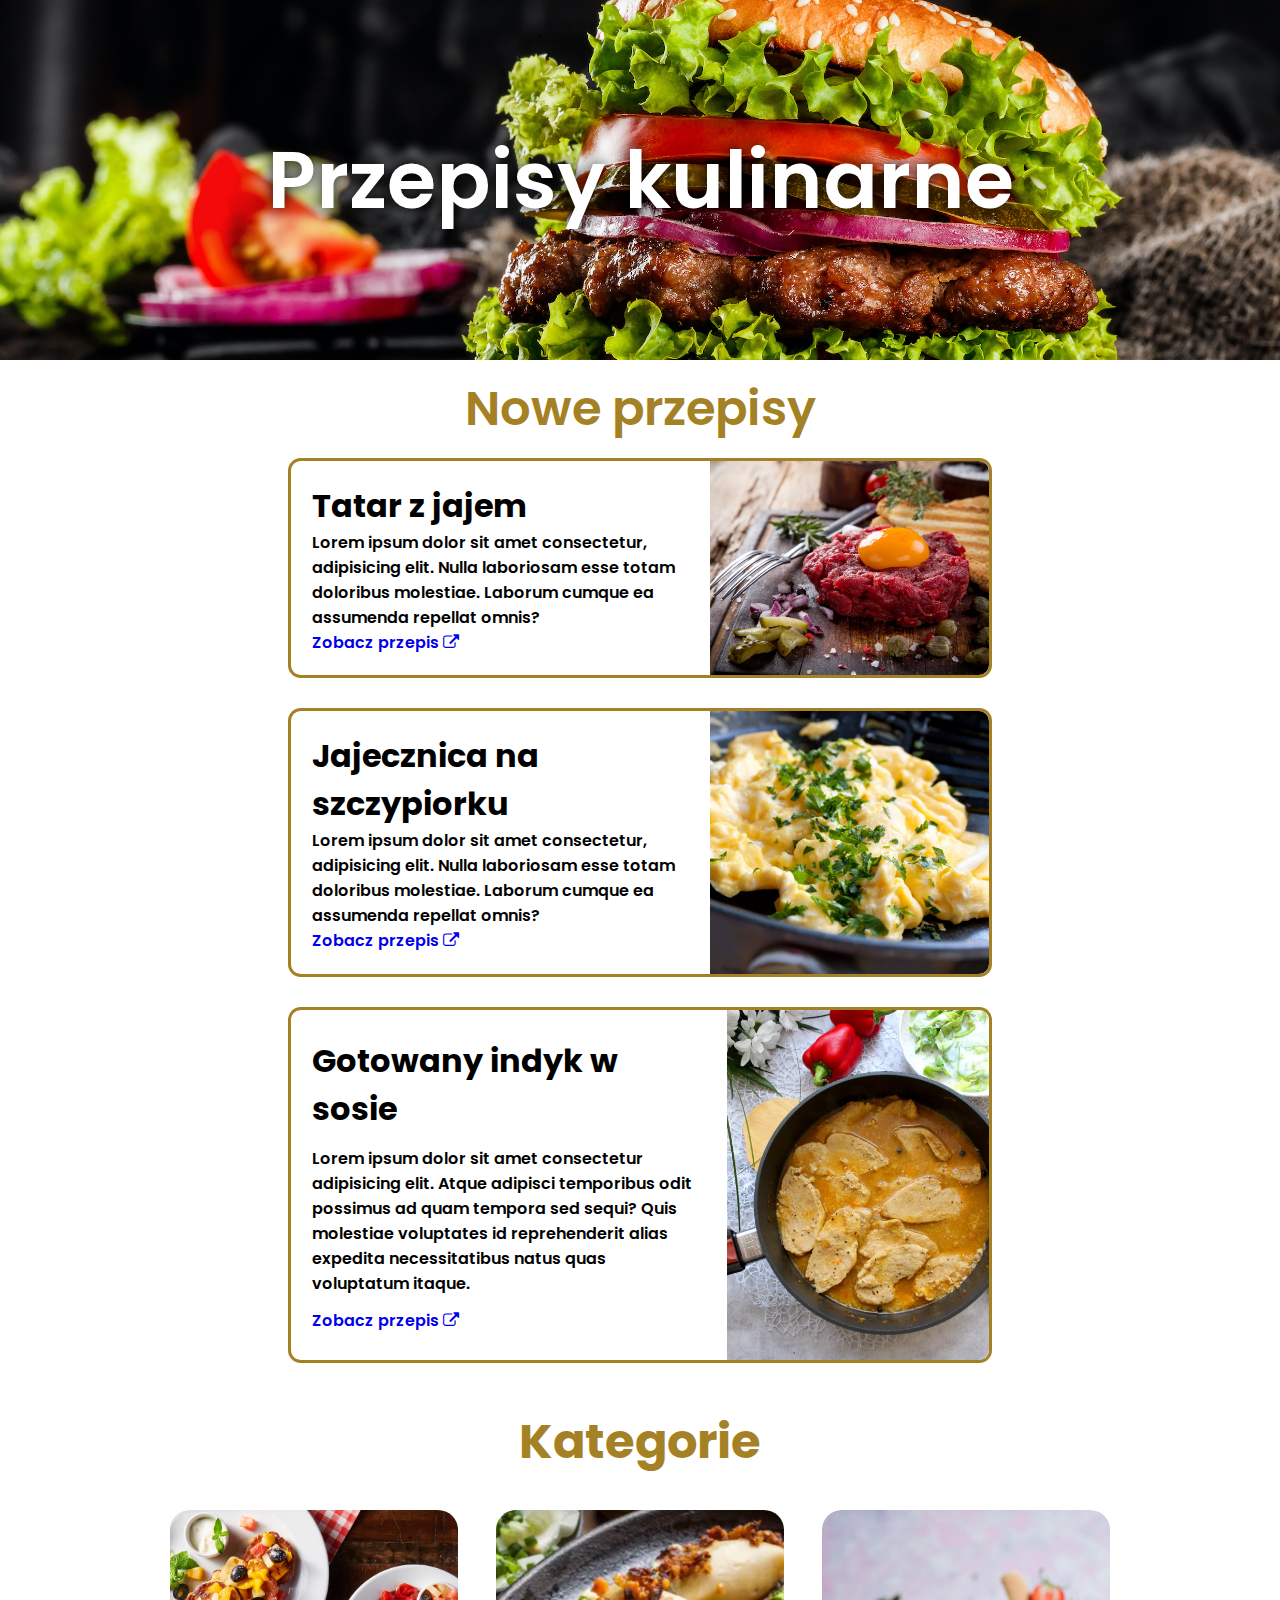
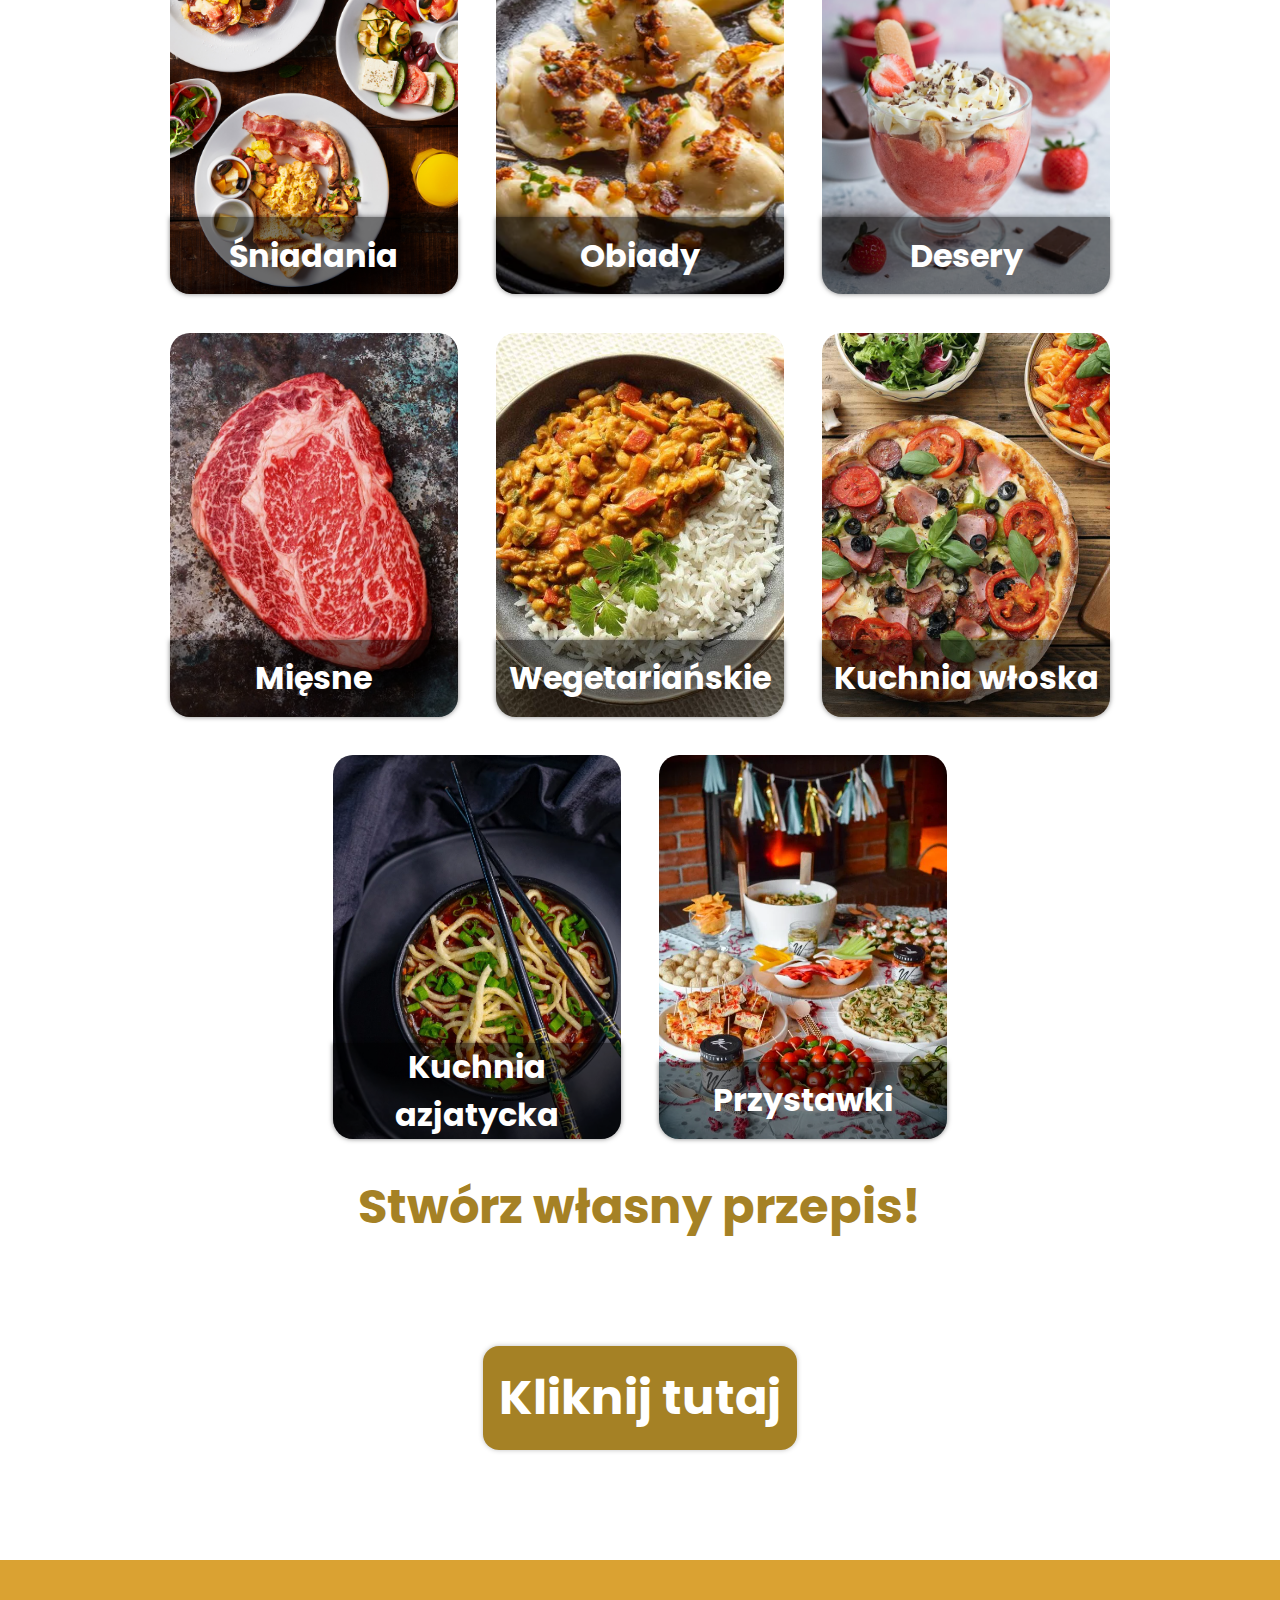
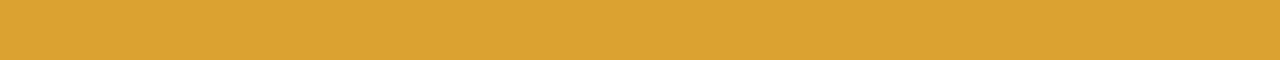
<file: index.html>
<!DOCTYPE html>
<html lang="en">
<head>
    <meta charset="UTF-8">
    <meta http-equiv="X-UA-Compatible" content="IE=edge">
    <meta name="viewport" content="width=device-width, initial-scale=1.0">
    <meta name="description" content="najlepsze przepisy kuchenne">
    <title>Przepisy kulinarne</title>

    <link rel="icon" type="image/x-icon" href="img/favicon.png">
    <link rel="stylesheet" href="style.css">

    <link rel="preconnect" href="https://fonts.googleapis.com">
    <link rel="preconnect" href="https://fonts.gstatic.com" crossorigin>

    <link rel="stylesheet" href="https://cdnjs.cloudflare.com/ajax/libs/font-awesome/4.7.0/css/font-awesome.min.css">

</head>
<body>
    <div class="container">
        
        
        <!-- <nav>
            <img src="img/hamburger-icon.png" alt="" id="nav-hamburger">
            <ul>
                <li id="nav-hamburger"><img src="img/hamburger-icon.png" alt=""></li>
                <li><a href="index.html">Strona główna</a></li>
                <li><a href="">Nowe przepisy</a></li>
                <li><a href="">Kategorie</a></li>
            </ul>
        </nav> -->


        

        <div id="slideshow">
            <h1 class="poppins-semibold prevent-select">Przepisy kulinarne</h1>
            <div class="slideshow-item">
                <img src="img/carousel/burger.jpg" alt="">
            </div>
            <div class="slideshow-item">
                <img src="img/carousel/jajecznica.jpg" alt="">
            </div>
            <div class="slideshow-item">
                <img src="img/carousel/spaghetti.jpg" alt="">
            </div>
            <div class="slideshow-item">
                <img src="img/carousel/pizza.jpg" alt="">
            </div>
            <div class="slideshow-item">
                <img src="img/carousel/stek.jpg" alt="">
            </div>
        </div>
        <main>

            

           <section id="new-recipes">
               <h2 class="poppins-semibold">Nowe przepisy</h2>
               <div class="recipe-box">
                    <div class="recipe-box-text">
                        <h3>Tatar z jajem</h3>
                        <!-- <p>mięsne, obiady</p> -->
                        <p>Lorem ipsum dolor sit amet consectetur, adipisicing elit. Nulla laboriosam esse totam doloribus molestiae. Laborum cumque ea assumenda repellat omnis?</p>
                        <a href="https://github.com/kacperdygon/Przepisy-kulinarne">Zobacz przepis <i class="fa fa-external-link"></i></a>
                        </div>
                   <img src="img/new_recipes/tatar.png" alt="">
                   
               </div>
               <div class="recipe-box">
                <div class="recipe-box-text">
                    <h3>Jajecznica na szczypiorku</h3>
                    <!-- <p>śniadania</p> -->
                    <p>Lorem ipsum dolor sit amet consectetur, adipisicing elit. Nulla laboriosam esse totam doloribus molestiae. Laborum cumque ea assumenda repellat omnis?</p>
                    <a href="https://github.com/kacperdygon/Przepisy-kulinarne">Zobacz przepis <i class="fa fa-external-link"></i></a>
                    </div>
               <img src="img/new_recipes/jajecznica-ze-szczypiorkiem.png" alt="">
               
           </div>
           <div class="recipe-box">
            <div class="recipe-box-text">
                <h3>Gotowany indyk w sosie</h3>
                <!-- <p>mięsne, obiady</p> -->
                <p>Lorem ipsum dolor sit amet consectetur adipisicing elit. Atque adipisci temporibus odit possimus ad quam tempora sed sequi? Quis molestiae voluptates id reprehenderit alias expedita necessitatibus natus quas voluptatum itaque.</p>
                <a href="https://github.com/kacperdygon/Przepisy-kulinarne">Zobacz przepis <i class="fa fa-external-link"></i></a>
                </div>
           <img src="img/new_recipes/gotowany-indyk-w-sosie.png" alt="">

           
           
       </div>

       
            <!-- <a href="new-recipes.html" class="button">Pokaż więcej <i class="fa fa-external-link"></i></a> -->
       
               
               
           </section> 

           <section id="categories">
            <h2>Kategorie</h2>
            <a href="category-example.html" class="category-tile">
                <img src="img/categories/sniadania.png" alt="">
                
                <div class="category-tile-header">
                    <h3>Śniadania</h3>
                </div>
                <div class="category-tile-hover">
                    <h3>Wyświetl przepisy <i class="fa fa-external-link"></i></h3>
                </div>
            </a>
            <a href="category-example.html" class="category-tile">
                <img src="img/categories/obiady.png" alt="">
                
                <div class="category-tile-header">
                    <h3>Obiady</h3>
                </div>
                <div class="category-tile-hover">
                    <h3>Wyświetl przepisy <i class="fa fa-external-link"></i></h3>
                </div>
            </a>
            <a href="category-example.html" class="category-tile">
                <img src="img/categories/desery.png" alt="">
                
                <div class="category-tile-header">
                    <h3>Desery</h3>
                </div>
                <div class="category-tile-hover">
                    <h3>Wyświetl przepisy <i class="fa fa-external-link"></i></h3>
                </div>
            </a>
            <a href="category-example.html" class="category-tile">
                <img src="img/categories/miesne.png" alt="">
                
                <div class="category-tile-header">
                    <h3>Mięsne</h3>
                </div>
                <div class="category-tile-hover">
                    <h3>Wyświetl przepisy <i class="fa fa-external-link"></i></h3>
                </div>
            </a>
            <a href="category-example.html" class="category-tile">
                <img src="img/categories/wegetarianskie.png" alt="">
                
                <div class="category-tile-header">
                    <h3>Wegetariańskie</h3>
                </div>
                <div class="category-tile-hover">
                    <h3>Wyświetl przepisy <i class="fa fa-external-link"></i></h3>
                </div>
            </a>
            <a href="category-example.html" class="category-tile">
                <img src="img/categories/kuchnia-wloska.png" alt="">
                
                <div class="category-tile-header">
                    <h3>Kuchnia włoska</h3>
                </div>
                <div class="category-tile-hover">
                    <h3>Wyświetl przepisy <i class="fa fa-external-link"></i></h3>
                </div>
            </a>
            <a href="category-example.html" class="category-tile">
                <img src="img/categories/kuchnia-azjatycka.png" alt="">
                
                <div class="category-tile-header">
                    <h3>Kuchnia azjatycka</h3>
                </div>
                <div class="category-tile-hover">
                    <h3>Wyświetl przepisy <i class="fa fa-external-link"></i></h3>
                </div>
            </a>
            <a href="category-example.html" class="category-tile">
                <img src="img/categories/przystawki.png" alt="">
                
                <div class="category-tile-header">
                    <h3>Przystawki</h3>
                </div>
                <div class="category-tile-hover">
                    <h3>Wyświetl przepisy <i class="fa fa-external-link"></i></h3>
                </div>
            </a>
            
            

            

        </section>

        <section id="home-page-recipe-creation">
            <h2>Stwórz własny przepis!</h2>

            <a href="recipe-creation-example.html" class="button">Kliknij tutaj</a>
        </section>

        </main>
        <footer></footer>
    </div>


    <script src="main.js"></script>
    
</body>
</html>
</file>
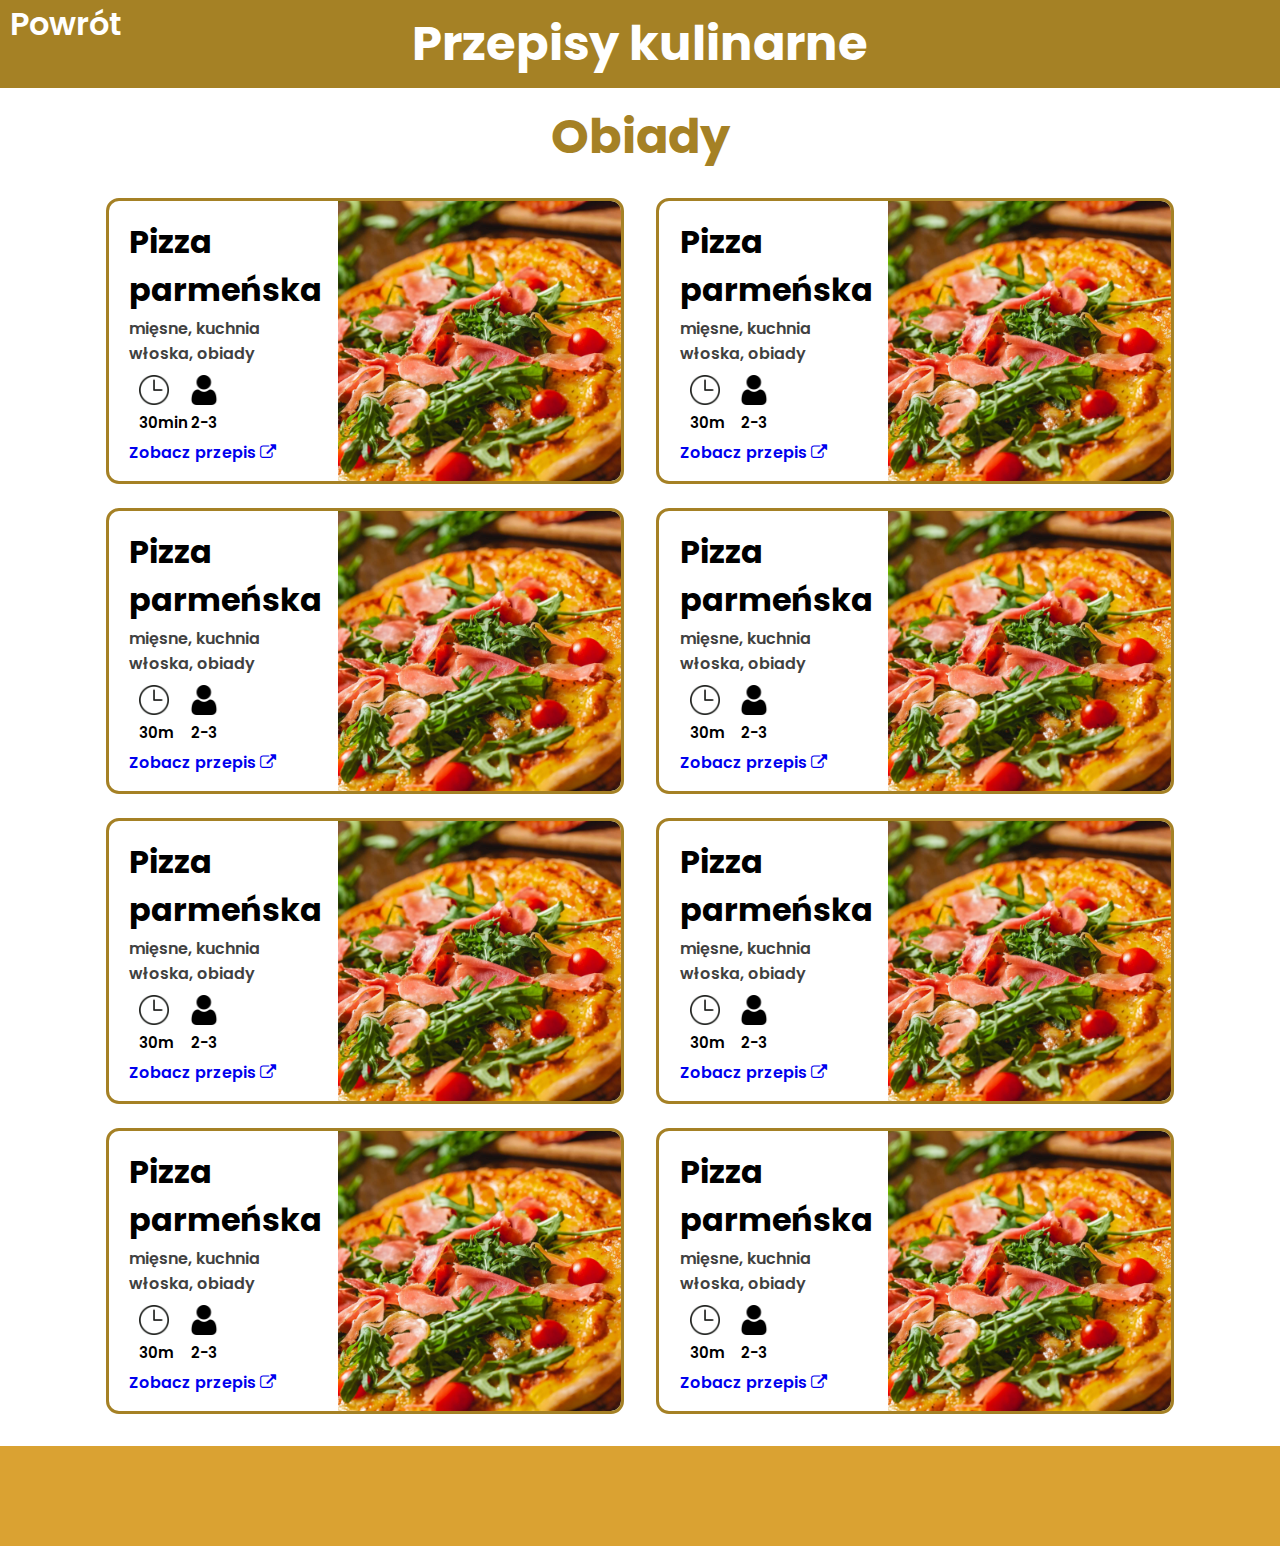
<file: category-example.html>
<!DOCTYPE html>
<html lang="en">
<head>
    <meta charset="UTF-8">
    <meta name="viewport" content="width=device-width, initial-scale=1.0">
    <meta name="description" content="najlepsze przepisy kuchenne">
    <title>Obiady - Przepisy kulinarne</title>
    <link rel="stylesheet" href="style.css">
    <link rel="icon" type="image/x-icon" href="img/favicon.png">

    <link rel="preconnect" href="https://fonts.googleapis.com">
    <link rel="preconnect" href="https://fonts.gstatic.com" crossorigin>

    <link rel="stylesheet" href="https://cdnjs.cloudflare.com/ajax/libs/font-awesome/4.7.0/css/font-awesome.min.css">

</head>
<body>
    <div class="container">
        <header class="subpage-header">
            <a href="index.html"><h1>Przepisy kulinarne</h1></a>
            <nav><a href="index.html">Powrót</a></nav>
        </header>
        <main>
            <h2>Obiady</h2>
            <div class="category-recipe-box">
                <div>
                    <h3>Pizza parmeńska</h3>
                    <p>mięsne, kuchnia włoska, obiady</p>
                    <div>
                        <div class="category-recipe-icon-box"><img src="img/other/clock-icon.png" alt="">30min</div>
                        <div class="category-recipe-icon-box"><img src="img/other/person-icon.png" alt="">2-3</div>
                    </div>
                    <a href="recipe-example.html">Zobacz przepis <i class="fa fa-external-link"></i></a>
                </div>
                <img src="img/recipes/pizza-parmenska.png" alt="">
            </div>
            <div class="category-recipe-box">
                <div>
                    <h3>Pizza parmeńska</h3>
                    <p>mięsne, kuchnia włoska, obiady</p>
                    <div>
                        <div class="category-recipe-icon-box"><img src="img/other/clock-icon.png" alt="">30m</div>
                        <div class="category-recipe-icon-box"><img src="img/other/person-icon.png" alt="">2-3</div>
                    </div>
                    <a href="recipe-example.html">Zobacz przepis <i class="fa fa-external-link"></i></a>
                </div>
                <img src="img/recipes/pizza-parmenska.png" alt="">
            </div>
            <div class="category-recipe-box">
                <div>
                    <h3>Pizza parmeńska</h3>
                    <p>mięsne, kuchnia włoska, obiady</p>
                    <div>
                        <div class="category-recipe-icon-box"><img src="img/other/clock-icon.png" alt="">30m</div>
                        <div class="category-recipe-icon-box"><img src="img/other/person-icon.png" alt="">2-3</div>
                    </div>
                    <a href="recipe-example.html">Zobacz przepis <i class="fa fa-external-link"></i></a>
                </div>
                <img src="img/recipes/pizza-parmenska.png" alt="">
            </div>
            <div class="category-recipe-box">
                <div>
                    <h3>Pizza parmeńska</h3>
                    <p>mięsne, kuchnia włoska, obiady</p>
                    <div>
                        <div class="category-recipe-icon-box"><img src="img/other/clock-icon.png" alt="">30m</div>
                        <div class="category-recipe-icon-box"><img src="img/other/person-icon.png" alt="">2-3</div>
                    </div>
                    <a href="recipe-example.html">Zobacz przepis <i class="fa fa-external-link"></i></a>
                </div>
                <img src="img/recipes/pizza-parmenska.png" alt="">
            </div>
            <div class="category-recipe-box">
                <div>
                    <h3>Pizza parmeńska</h3>
                    <p>mięsne, kuchnia włoska, obiady</p>
                    <div>
                        <div class="category-recipe-icon-box"><img src="img/other/clock-icon.png" alt="">30m</div>
                        <div class="category-recipe-icon-box"><img src="img/other/person-icon.png" alt="">2-3</div>
                    </div>
                    <a href="recipe-example.html">Zobacz przepis <i class="fa fa-external-link"></i></a>
                </div>
                <img src="img/recipes/pizza-parmenska.png" alt="">
            </div>
            <div class="category-recipe-box">
                <div>
                    <h3>Pizza parmeńska</h3>
                    <p>mięsne, kuchnia włoska, obiady</p>
                    <div>
                        <div class="category-recipe-icon-box"><img src="img/other/clock-icon.png" alt="">30m</div>
                        <div class="category-recipe-icon-box"><img src="img/other/person-icon.png" alt="">2-3</div>
                    </div>
                    <a href="recipe-example.html">Zobacz przepis <i class="fa fa-external-link"></i></a>
                </div>
                <img src="img/recipes/pizza-parmenska.png" alt="">
            </div>
            <div class="category-recipe-box">
                <div>
                    <h3>Pizza parmeńska</h3>
                    <p>mięsne, kuchnia włoska, obiady</p>
                    <div>
                        <div class="category-recipe-icon-box"><img src="img/other/clock-icon.png" alt="">30m</div>
                        <div class="category-recipe-icon-box"><img src="img/other/person-icon.png" alt="">2-3</div>
                    </div>
                    <a href="recipe-example.html">Zobacz przepis <i class="fa fa-external-link"></i></a>
                </div>
                <img src="img/recipes/pizza-parmenska.png" alt="">
            </div>
            <div class="category-recipe-box">
                <div>
                    <h3>Pizza parmeńska</h3>
                    <p>mięsne, kuchnia włoska, obiady</p>
                    <div>
                        <div class="category-recipe-icon-box"><img src="img/other/clock-icon.png" alt="">30m</div>
                        <div class="category-recipe-icon-box"><img src="img/other/person-icon.png" alt="">2-3</div>
                    </div>
                    <a href="recipe-example.html">Zobacz przepis <i class="fa fa-external-link"></i></a>
                </div>
                <img src="img/recipes/pizza-parmenska.png" alt="">
            </div>  

            
        </main>


        
        <footer></footer>
    </div>
    
</body>
</html>
</file>
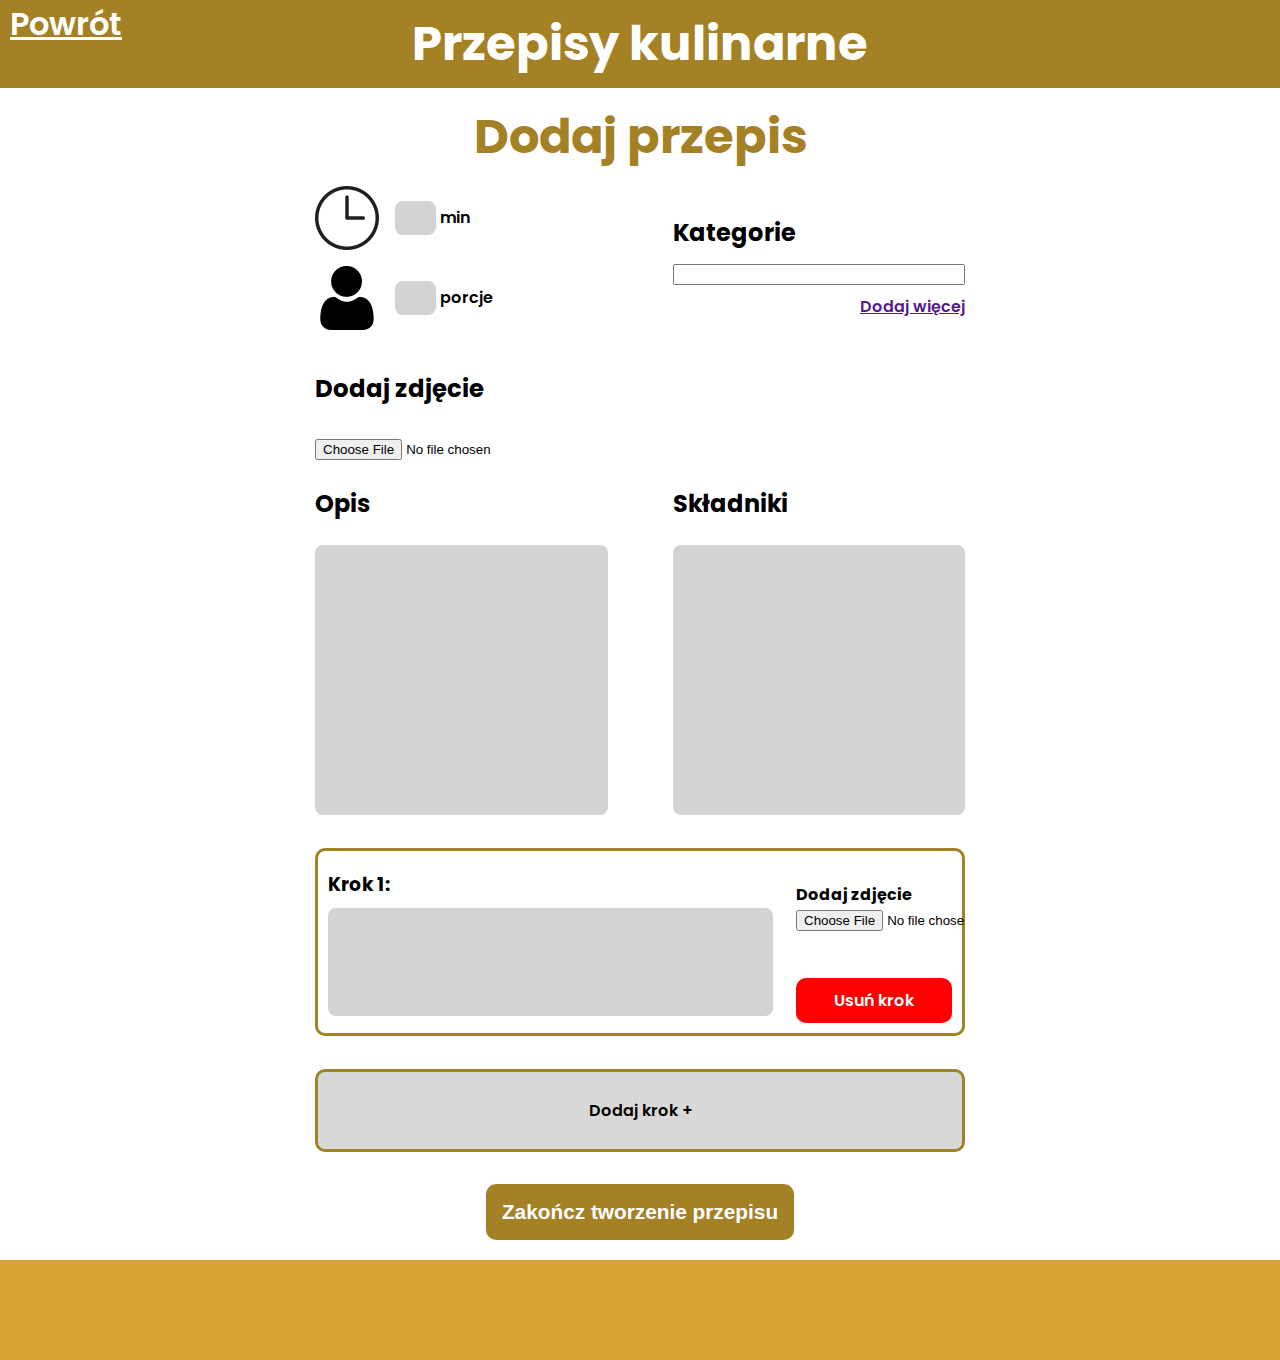
<file: recipe-creation-example.html>
<!DOCTYPE html>
<html lang="en">
<head>
    <meta charset="UTF-8">
    <meta name="viewport" content="width=device-width, initial-scale=1.0">
    <title>Tworzenie przepisu - Przepisy kulinarne</title>
    <link rel="stylesheet" href="style.css">
    <link rel="icon" type="image/x-icon" href="img/favicon.png">

    <link rel="preconnect" href="https://fonts.googleapis.com">
    <link rel="preconnect" href="https://fonts.gstatic.com" crossorigin>

    <link rel="stylesheet" href="https://cdnjs.cloudflare.com/ajax/libs/font-awesome/4.7.0/css/font-awesome.min.css">

</head>
<body>
    <div class="container">
        <nav><a href="index.html">Powrót</a></nav>
        <header class="subpage-header">
            <a href="index.html"><h1>Przepisy kulinarne</h1></a>
            
        </header>
        <main class="container40">
            
            <h2>Dodaj przepis</h2>
            <form action="">

                <section class="basic-info-edit-section">
                    <div>
                        <div class="time-edit">
                            <img src="img/other/clock-icon.png" alt="">
                            <input type="num"  name="time">
                            &nbsp;min
                        </div>
                        <div class="portion-amount-edit">
                            <img src="img/other/person-icon.png" alt="">
                            <input type="num"  name="time">
                            &nbsp;porcje
                        </div>
                    </div>
                    
                    <div class="categories-edit">
                        <h3>Kategorie</h3>
                        <input type="text" name="" id="" readonly>
                        <a href="">Dodaj więcej</a>
                    </div>
                </section>
                
                
                <section class="images-edit-section">
                    <h3>Dodaj zdjęcie</h3>
                    <input type="file">
                </section>

                <section class="description-ingredients-edit-section">
                    <div>
                        <h3>Opis</h3>
                        <textarea name="description" id=""></textarea>
                    </div>
                    <div>
                        <h3>Składniki</h3>
                        <textarea name="ingredients" id=""></textarea>
                    </div>

                </section>

                <section class="steps-edit-section">
                    <div class="step">
                        <div>
                            <h3>Krok 1: </h3>
                            <textarea name="" id=""></textarea>
                        </div>
                        
                        <div>
                            <h4>Dodaj zdjęcie
                                <input type="file">
                            </h4>
                            
                            <div class="delete-step-button">Usuń krok</div>
                        </div>

                    </div>


                    <div class="add-step-button">
                        <p class="prevent-select">Dodaj krok +</p>
                    </div>
                </section>

                <input type="submit" value="Zakończ tworzenie przepisu">

                
            </form>


        </main>
        <footer></footer>

        <script src="recipe-creation.js"></script>

    </div>
    
</body>
</html>
</file>
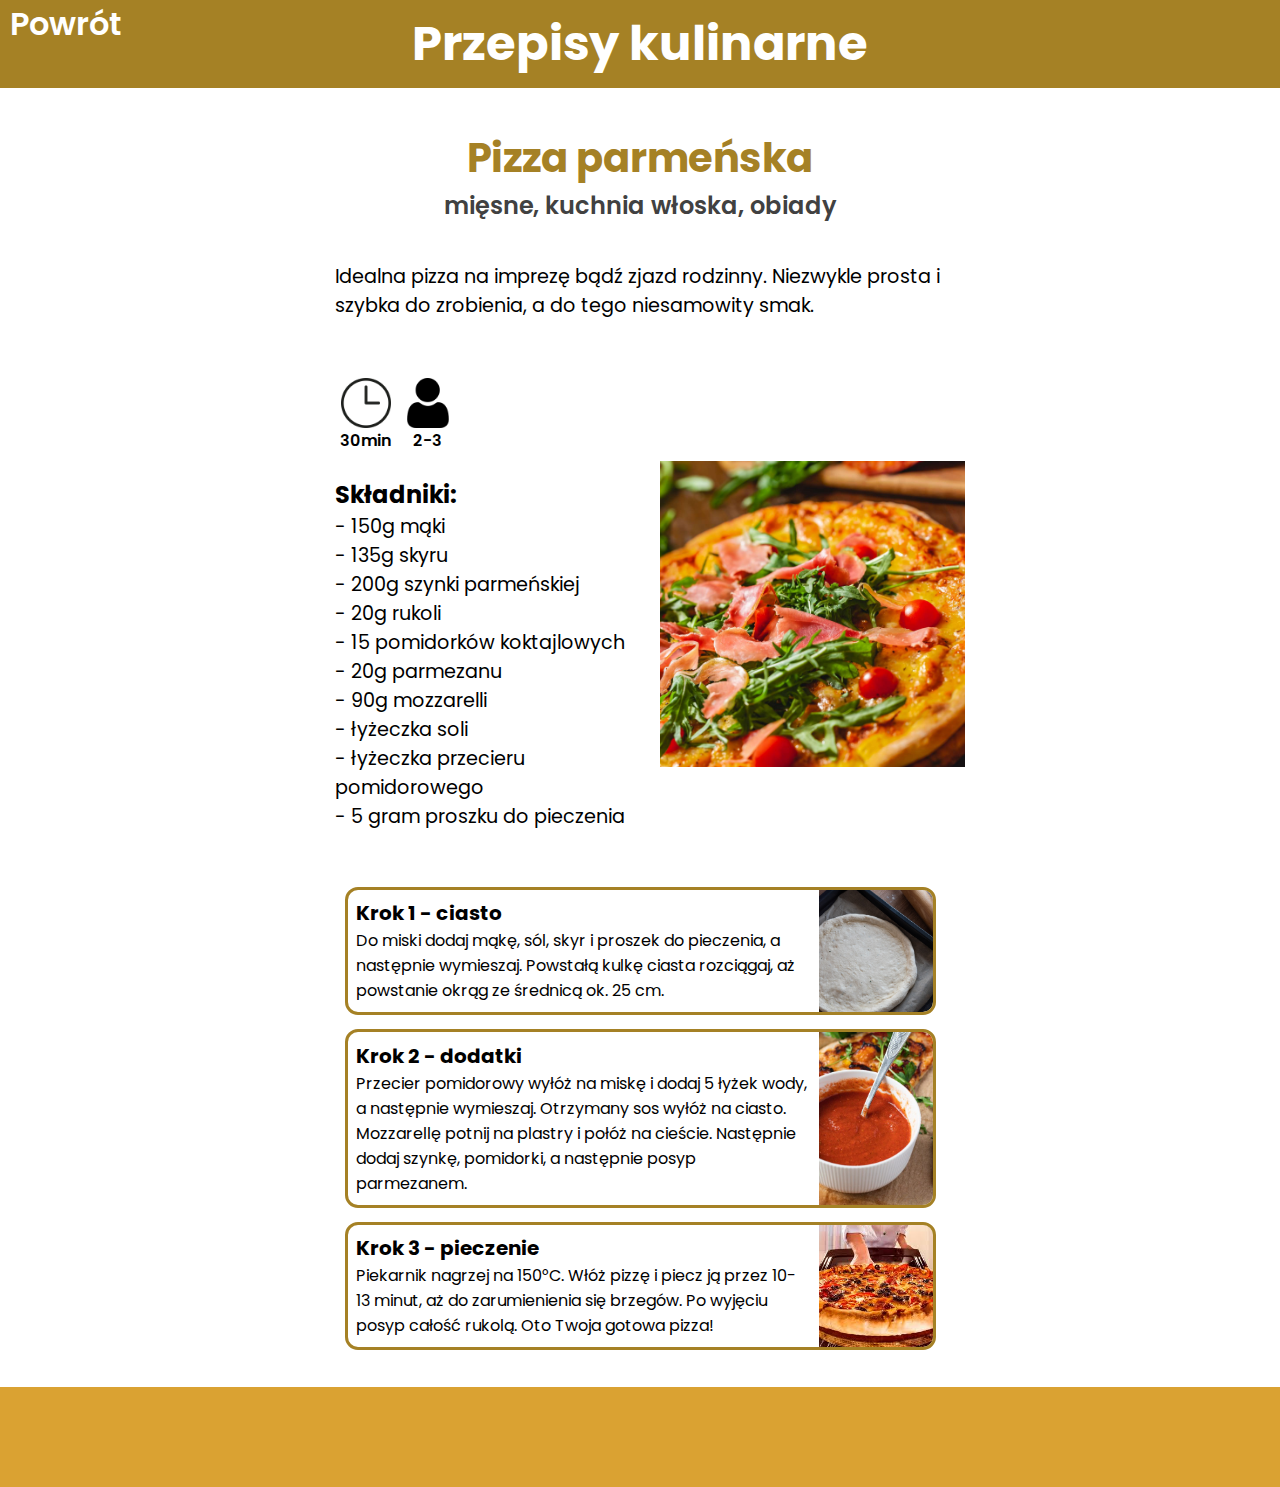
<file: recipe-example.html>
<!DOCTYPE html>
<html lang="en">
<head>
    <meta charset="UTF-8">
    <meta name="viewport" content="width=device-width, initial-scale=1.0">
    <title>Pizza parmeńska - Przepisy kulinarne</title>
    <link rel="stylesheet" href="style.css">
    <meta name="description" content="najlepsze przepisy kuchenne">
    <link rel="icon" type="image/x-icon" href="img/favicon.png">

    <link rel="preconnect" href="https://fonts.googleapis.com">
    <link rel="preconnect" href="https://fonts.gstatic.com" crossorigin>

    <link rel="stylesheet" href="https://cdnjs.cloudflare.com/ajax/libs/font-awesome/4.7.0/css/font-awesome.min.css">

</head>
<body>
    <div class="container">
        <header class="subpage-header">
            <a href="index.html"><h1>Przepisy kulinarne</h1></a>
            <nav><a href="category-example.html">Powrót</a></nav>
        </header>
        <main class="container50">
            
            <div class="recipe-title">
                <h2>Pizza parmeńska</h2>
                <p>mięsne, kuchnia włoska, obiady</p>
            </div>
            
            <p class="recipe-description">Idealna pizza na imprezę bądź zjazd rodzinny. Niezwykle prosta i szybka do zrobienia, a do tego niesamowity smak.</p>

            <div class="recipe-info">
                <div>
                    <div>
                        <div class="recipe-info-icon-box"><img src="img/other/clock-icon.png" alt="">30min</div>
                        <div class="recipe-info-icon-box"><img src="img/other/person-icon.png" alt="">2-3</div>
                    </div>
                    <h3>Składniki:</h3>
                    <p>- 150g mąki
                    - 135g skyru
                    - 200g szynki parmeńskiej
                    - 20g rukoli
                    - 15 pomidorków koktajlowych
                    - 20g parmezanu
                    - 90g mozzarelli
                    - łyżeczka soli
                    - łyżeczka przecieru pomidorowego
                    - 5 gram proszku do pieczenia
                    </p>
                </div>
                <div class="recipe-slideshow">
                    <img src="img/recipes/pizza-parmenska.png" alt="">
                    <!-- <img src="img/recipes/pizza-parmenska.png" alt="">
                    <img src="img/recipes/pizza-parmenska.png" alt=""> -->
                    <!-- <button><p>&lt</p></button>
                    <button><p>&gt</p></button> -->
                </div>
                
            </div>

            <section class="recipe-step-section">
                <div class="recipe-step">
                    <div>
                        <h3>Krok 1 - ciasto</h3>
                        <p>Do miski dodaj mąkę, sól, skyr i proszek do pieczenia, a następnie wymieszaj. Powstałą kulkę ciasta rozciągaj, aż powstanie okrąg ze średnicą ok. 25 cm.</p>
                    </div>
                    <div><img src="img/steps/ciasto.png" alt=""></div>
                </div>
                <div class="recipe-step">
                    <div>
                        <h3>Krok 2 - dodatki</h3>
                        <p>Przecier pomidorowy wyłóż na miskę i dodaj 5 łyżek wody, a następnie wymieszaj. Otrzymany sos wyłóż na ciasto. Mozzarellę potnij na plastry i połóż na cieście. Następnie dodaj szynkę, pomidorki, a następnie posyp parmezanem.</p>
                    </div>
                    <div>
                        <img src="img/steps/sos-pomidorowy.png" alt="">
                    </div>
                </div>
                <div class="recipe-step">
                    <div>
                        <h3>Krok 3 - pieczenie</h3>
                        <p>Piekarnik nagrzej na 150°C. Włóż pizzę i piecz ją przez 10-13 minut, aż do zarumienienia się brzegów. Po wyjęciu posyp całość rukolą. Oto Twoja gotowa pizza!</p>
                    </div>
                    <div>
                        <img src="img/steps/pieczenie.png" alt="">
                    </div>
                    
                </div>
            </section>
            


        </main>
        <footer></footer>

        <script src="recipe-example.js"></script>

    </div>
    
</body>
</html>
</file>
<file: style.css>
@import url('https://fonts.googleapis.com/css2?family=Josefin+Sans:ital,wght@0,100..700;1,100..700&family=Poppins:ital,wght@0,100;0,200;0,300;0,400;0,500;0,600;0,700;0,800;0,900;1,100;1,200;1,300;1,400;1,500;1,600;1,700;1,800;1,900&display=swap');




.prevent-select {
    -webkit-user-select: none;
    -khtml-user-select: none;
    -moz-user-select: none;
    -o-user-select: none;
    user-select: none;
  }

.josefin-sans {
    font-family: "Josefin Sans", sans-serif;
    font-optical-sizing: auto;
    font-weight: 400;
    font-style: normal;
  }

.poppins-semibold {
    font-family: "Poppins", sans-serif;
    font-weight: 600;
    font-style: normal;
}
  

.container{
    width:100%;
    display:flex;
    flex-wrap:wrap;
    justify-content: center;
    
}

.container30{
    width: 30%;
    min-width:650px;
    display:flex;
    flex-wrap:wrap;
    justify-content: center;
}

.container40{
    width: 40%;
    min-width:650px;
    display:flex;
    flex-wrap:wrap;
    justify-content: center;
}

.container50{
    width: 50%;
    min-width:650px;
    display:flex;
    flex-wrap:wrap;
    justify-content: center;
}

.container60{
    width:60%;
    min-width:650px;
    display:flex;
    flex-wrap:wrap;
    justify-content: center;
}

body{
    margin:0;
    display:flex;
    justify-content: center;
    font-family: "Poppins", sans-serif;
    font-weight: 600;
    font-style: normal;
}

h2{
    width:100%;
    font-size:3rem;
    color:#a58125;
    width:100%;
    text-align:center;
    margin:1vw;
}


main{
    width:100%;
    display:flex;
    justify-content: center;
    flex-wrap:wrap;
    overflow:hidden;
    
}

footer{
    height:100px;
    width:100%;
    background-color: rgb(218, 162, 50);
    margin-top:20px;
}

nav{
    text-align: left;
    color:white;
    position:absolute;
    top:0;
    left:0;

    
}

nav > a{
    color:white;
    margin-left:10px;
    text-decoration: underline;
    font-size:2rem;
}



/* MAIN PAGE HEADER */

#slideshow h1{
    position:absolute;
    text-align: center;
    width:100%;
    /* font-weight: 1000; */
    font-size:5rem;
    color:white;
    text-shadow: 0 0 15px rgba(0, 0, 0, 1);

}

#slideshow{
    /* z-index:2; */
    display: flex;
    height:40vh;
    overflow-x: hidden;
    overflow-y:hidden;
    scroll-behavior: smooth;
    scroll-snap-type: x mandatory;
    box-sizing: border-box;
    align-items: center;
}

.slideshow-item{
    height:100%;
    width:100%;
    flex-shrink: 0;
    scroll-snap-align: center;
}

.slideshow-item::-webkit-scrollbar{
    height:100%;
    color:transparent;

}

.slideshow-item > img{
    height:100%;
    width:100%;

    object-fit:cover;

    -webkit-user-select: none;
    -khtml-user-select: none;
    -moz-user-select: none;
    -o-user-select: none;
    user-select: none;

    
    
}

#home-page-recipe-creation{
    
    display:flex;
    justify-content: center;
    align-items: center;
    flex-wrap:wrap;
}

#home-page-recipe-creation .button{
    font-size:3rem;
    margin:10%;
}

/* NEW RECIPES */

#new-recipes{
    display:flex; 
    flex-direction: column;
    align-items: center;
    /* justify-content: center; */
    /* flex-wrap:wrap; */
    flex-basis:100%;
    
}

.recipe-box{
    min-width: 650px;
    width:55%;
    
    border:#a58125 3px solid; 
    border-radius:1vw;
    box-sizing: border-box;
    display:flex;
    margin-bottom:30px;
}

.recipe-box div{
    margin:3%;
    display:flex;
    flex-wrap:wrap;
    align-items: center;
    width:60%;
}

.recipe-box h3{
    margin: 0;
    font-size:2rem;
    
}

/* .recipe-box p:first-of-type{
    color:grey;
} */

.recipe-box p{
    margin:0;
    width:100%;
}

.recipe-box img{
    border-radius:0 0.8vw 0.8vw 0;
    object-fit:cover;
    width:40%;
    max-height:350px;
}

.recipe-box a{
   text-align:left;
    margin-top:0;
    text-decoration:none;
}

main .button{
    /* border:#a58125 3px solid;  */
    box-sizing: border-box;
    background-color:#a58125 ;
    border-radius:1rem;
    padding:1rem;
    font-size:1.3rem;
    font-weight:bold;
    text-decoration: none;
    color:white;
    
    
    box-shadow: 0 0 5px 0px rgba(0, 0, 0, 0.253);
}

/* CATEGORIES */


#categories{
    width:100%;
    display:flex;
    flex-wrap:wrap;
    justify-content:left;
    justify-content: center;
}


.category-tile{
    width: 18rem;
    display:flex;
    flex-flow: column nowrap;
    align-items: center;
    position:relative;
    
    height:24rem;
    margin:1.2rem;
}

.category-tile img{
    width:100%;
    /* margin-bottom: -4rem; */
    border-radius: 20px 20px 20px 20px;
    height:100%;
    object-fit:cover;
}

.category-tile-header{
    width:100%;
    text-align:center;
    display:flex;
    justify-content: center;
    align-items: center;
    position:absolute;
    bottom:0;
    color:white;
    border-radius: 0 0 20px 20px;
    background-color: rgba(0, 0, 0, 0.5);
    box-shadow: 0 0 5px 0px rgba(0, 0, 0, 0.5);
    
    min-height:20%;
    height:fit-content;
}

.category-tile-hover{
    position:absolute;
    background-color: rgba(0, 0, 0, 0);
    color:rgba(255, 255, 255, 0);
    display:flex;
    height:100%;
    width:100%;
    align-items: center;
    border-radius: 20px 20px 20px 20px;
    transition: 0.3s;
    
}

.category-tile h3{
    font-size:2rem;
    margin:0;
    width:100%;
    text-align:center;
}

.category-tile-hover:hover{
    background-color: rgba(0, 0, 0, 0.7);
    color:rgb(255, 255, 255, 1);
    
}

/* CATEGORY-RECIPES */


.category-recipe-box{
    width:40%;
    margin:15px 1.5% 15px 1.5%;
    display:flex;
    outline:#a58125 3.5px solid; 
    border-radius:10px;
    /* box-sizing: border-box; */
    overflow: hidden;
    min-width:400px;
}



.category-recipe-box > div > div{
    width:100%;
    display:flex;
}

.category-recipe-box > div > div > * {
    margin-left:10px;
}

.category-recipe-icon-box{
    width:12%;  
    text-align: center;
    margin-right:5%;
    min-width:30px;
    font-size:15px;
    margin-bottom:3%;
}



.category-recipe-icon-box img{
    width:100%;
    object-fit:cover;
    max-height:350px;
}

.category-recipe-box > img{
    width:40%;
    object-fit:cover;
    max-height:300px;
    border-radius:0 10px 10px 0;
    min-width:300px;
}

.category-recipe-box > div{
    width:60%;
    padding:3%;
    margin-left:1%;
}

.category-recipe-box h3{
    margin:0;
    margin-top: 1%;
    margin-bottom:1%;
    font-size:2rem;;
}

.category-recipe-box p{
    text-align: left;
    margin:0;
    margin-bottom: 5%;
    color:rgb(65, 65, 65);
}

.category-recipe-box a{
    text-decoration: none;
    /* margin-top: 100%; */
}


/* SUBPAGE HEADER */



.subpage-header{
    width:100%;
    text-align: center;
    background-color: #a58125;
    font-size: 1.8rem;
}

.subpage-header h1{
    margin:0.5rem;
    font-size: 3rem;
    color:white;
    
}

.subpage-header a{
    text-decoration: none;
}

/* RECIPE */

.recipe-title{
    width:100%;
    text-align:center;
    margin-top:40px;
}

.recipe-title h2{
    margin:0;
    font-size:2.5rem;
}

.recipe-description{
    padding:2rem 0 2rem 0;
    font-size:120%;
    font-weight:normal;
    padding:3%;
}

.recipe-title p{
    margin:0;
    color:rgb(65, 65, 65);
    font-size:1.5rem;
}

.recipe-info{
    
    display:flex;
    /* flex-wrap:wrap; */
    /* align-items: center; */
}

.recipe-info h3{
    width:100%;
    margin-bottom:0;
    font-size:150%;
}

.recipe-info p{
    white-space: pre-line;
    margin-top:0;
    font-weight:normal;
    font-size:120%;
    
}

.recipe-info > div:first-of-type{
    display:flex;
    flex-wrap:wrap;
    width:50%;
    padding: 3%;
    /* align-items: center; */
}

.recipe-slideshow{
    width:50%;
    display:flex;
    align-items: center;
    overflow:hidden;
    position: relative;
    scroll-behavior: smooth;
    scroll-snap-type: x mandatory;
    
}

.recipe-slideshow img{
    width:100%;
    object-fit:cover;
    height:auto;
    flex-shrink: 0;
    overflow:hidden;
    aspect-ratio: 1;
}

.recipe-slideshow button{
    position:absolute;
    top:45%;
    
    width:15%;
    height:auto;
    aspect-ratio:1;
    border:0;
    background-color: rgba(0, 0, 0, 0.322);

    border-radius:500px;
}

.recipe-slideshow button p{
    color:white;
    font-weight: 600;
    font-size:3rem;
    margin:0;
    padding:0;
}

.recipe-slideshow button:first-of-type{
    left:2%;
}

.recipe-slideshow button:last-of-type{
    right:2%;
}

.recipe-info > div > div{
    width:100%;
    display:flex;
}

.recipe-info-icon-box{
    display:flex;
    flex-direction: column;
    justify-content: center;
    align-items:center;
    width:12%;
    min-width:50px;
    margin: 0 2% 0 2%;
}

.recipe-info-icon-box img{
    width:100%;
}

.recipe-step-section{
    width:90%;
}

.recipe-step{
    width:100%;
    display:flex;
    outline:#a58125 3.5px solid; 
    border-radius:10px;
    margin:20px 0 20px 0;
}

.recipe-step > div:first-of-type{
    width:80%;
    padding:1.5%;
    height:fit-content
}

.recipe-step h3{
    margin:0;
    font-size: 125%;;
}

.recipe-step p{
    margin:0;
    font-weight: normal;
}

.recipe-step > div:last-of-type{
    width:20%;
}



.recipe-step > div:last-of-type img{
    width:100%;
    border-radius: 0 10px 10px 0;
    aspect-ratio: 1;
    object-fit:cover;
    height:100%;
}


.recipe-nutritional-value{
width:100%;
display:flex;
align-items: center;;
flex-direction: column;
margin-bottom:5vh
    

}

.recipe-nutritional-value table{
    width:40%;
    text-align:left;
}

.recipe-nutritional-value th, .recipe-nutritional-value td, .recipe-nutritional-value table{
    border: #a58125 solid 2px;
    border-collapse: collapse;
    /* width:100%; */
}

.recipe-nutritional-value th, .recipe-nutritional-value td{
    padding:5px;    
}

.recipe-nutritional-value td{
    text-align: right;
}


.basic-info-edit-section{
    width:100%;
    display:flex;
    flex-wrap:wrap;
    justify-content: space-between  ;
}

.basic-info-edit-section > div:first-of-type{
    display:flex;
    flex-wrap:wrap;
    width:45%;
}

.time-edit, .portion-amount-edit{
    display:flex;
    width:100%;
    align-items: center;
    margin-bottom:1rem;
}

.time-edit input, .portion-amount-edit input{
    padding:2%;
    border-radius:0.5rem;
    border:0;
    /* border:2px solid gray; */
    height:35%;
    background-color: lightgray;
    width:10%;
    text-align: center;
    font-size:1.5rem;
}

.time-edit img, .portion-amount-edit img{
    width:4rem;
    margin-right:1rem;
}

.categories-edit{
    display:flex;
    flex-direction: column;
    width:45%;
}

.categories-edit input{
    width:100%;
    box-sizing: border-box;
}

.categories-edit h3{
    font-size:1.5rem;
    margin: 10% 0 5% 0;
}

.categories-edit a{
    margin: 3% 0 5% 0;
    width:100%;
    text-align: right;
    align-self:end;
}

.images-edit-section{
    font-size:1.3rem;
}

.description-ingredients-edit-section{
    display:flex;
    width:100%;
    justify-content: space-between;
}

.description-ingredients-edit-section > div{
    width:45%;
    display:flex;
    flex-direction: column;
    
}

.description-ingredients-edit-section h3{
    font-size:1.5rem;
}

.description-ingredients-edit-section textarea{
    width:100%;
    background-color: lightgray;
    border:0;
    border-radius:0.5rem;
    font-size:1rem;
    padding:0.5rem;
    resize:none;
    height:30vh;
    font-family: "Poppins", sans-serif;
    font-weight: 300;
    font-style: normal;
    justify-self: center;
    box-sizing: border-box;
}


.description-ingredients-edit-section textarea:focus{
    border:0;
    outline:0;
    
}

.steps-edit-section > *{
    width:100%;
    margin:5% 0 5% 0;
}

.step{
    width:100%;
    display:flex;
    /* justify-content: center; */
    border:3px #a58125 solid;
    box-sizing: border-box;
    border-radius: 10px;
    padding:10px;
    /* background-color: #D4D4D4; */
}

.step > div{
    box-sizing: border-box;
}

.step > div:first-of-type{
    width:75%;
}

.step > div:last-of-type{
    width:25%;
    /* height:100%; */
    display:flex;
    flex-direction: column;
    justify-content: space-between;;
}

.step h3{
    margin:2% 0 2% 0;
}

.step .delete-step-button{
    width:100%;
    background-color: red;
    color:white;
    border:0;
    padding:10px;
    border-radius:10px;
    font-size:1rem;
    font-family: "Poppins", sans-serif;
    font-weight: 600;
    font-style: normal;
    cursor:pointer;
    text-align:center;
    box-sizing: border-box;
}


.step textarea{
    background-color: lightgray;
    border:0;
    border-radius:0.5rem;
    font-size:1rem;
    padding:0.5rem;
    resize:none;
    width:95%;
    box-sizing: border-box;
    height:12vh;
}

.add-step-button{
    width:100%;
    display:flex;
    align-items:center;
    justify-content: center;
    border:3px #a58125 solid;
    box-sizing: border-box;
    border-radius: 10px;
    padding:10px;
    background-color: #d8d8d8;
    cursor:pointer;
}

form > input{
    /* width:30%; */
    align-self:center;;
    padding:1rem;
    font-size:1.3rem;
    border-radius:10px;
    border:0;
    background-color: #a58125;
    color:white;
    font-weight: 600;
    width:fit-content;
}

form{
    display:flex;
    flex-direction: column;
    
}



@media screen and (max-width: 700px) {

    #slideshow h1{
        font-size: 4rem
    }

    .container50{
        width:100%;
        min-width: 0;
    }

    .container40{
        min-width: 0;
        width:90%
    }

    .container30{
        min-width: 0;
    }

    .container60{
        min-width: 0;
    }
    
    #slideshow{
        height:30vh;
    }

    .recipe-box{
        min-width:0;
        height:auto;
        object-fit:none;
        width:80%;
        border-radius:3vw;
        flex-wrap:wrap;
    }

    .recipe-box div{
        width:100%;
    }

    .recipe-box h3{
        width:100%;
    }

    .recipe-box img{
        border-radius:0 0 2.5vw 2.5vw;
        width:100%;
    }

    #categories{
        justify-content: center;
    }

    .category-tile{
        width:45%;
        margin:1.5%;
        margin-bottom: 1rem;
        /* height:16rem; */
        height:18rem;
    }

    .category-tile h3{
        font-size: 1.8rem;
    }

    .category-recipe-box h3{
        font-size:1.8rem
    }

    .recipe-info{
        flex-wrap:wrap;
    }

    .recipe-info>div:first-of-type{
        width:100%;
    }

    .recipe-info>div:last-of-type{
        width:100%;
        /* padding:5%; */
        margin:5%;
    }

    .recipe-info img{
        width:100%;
        /* padding:5%; */
        /* box-sizing: border-box; */
    }

    .recipe-info > div > div{
        width:100%;
        justify-content: space-around;
        display:flex;
    }

    .recipe-slideshow button:first-of-type{
        left:7%;
    }
    
    .recipe-slideshow button:last-of-type{
        right:7%;
    }



    .description-ingredients-edit-section{
        flex-wrap:wrap;
        justify-content: center;
    }

    .description-ingredients-edit-section div{
        width:100%;
    }

    .basic-info-edit-section{
        flex-wrap:wrap;
    }

    .basic-info-edit-section > div{
        width:100%;
    }


}
</file>
